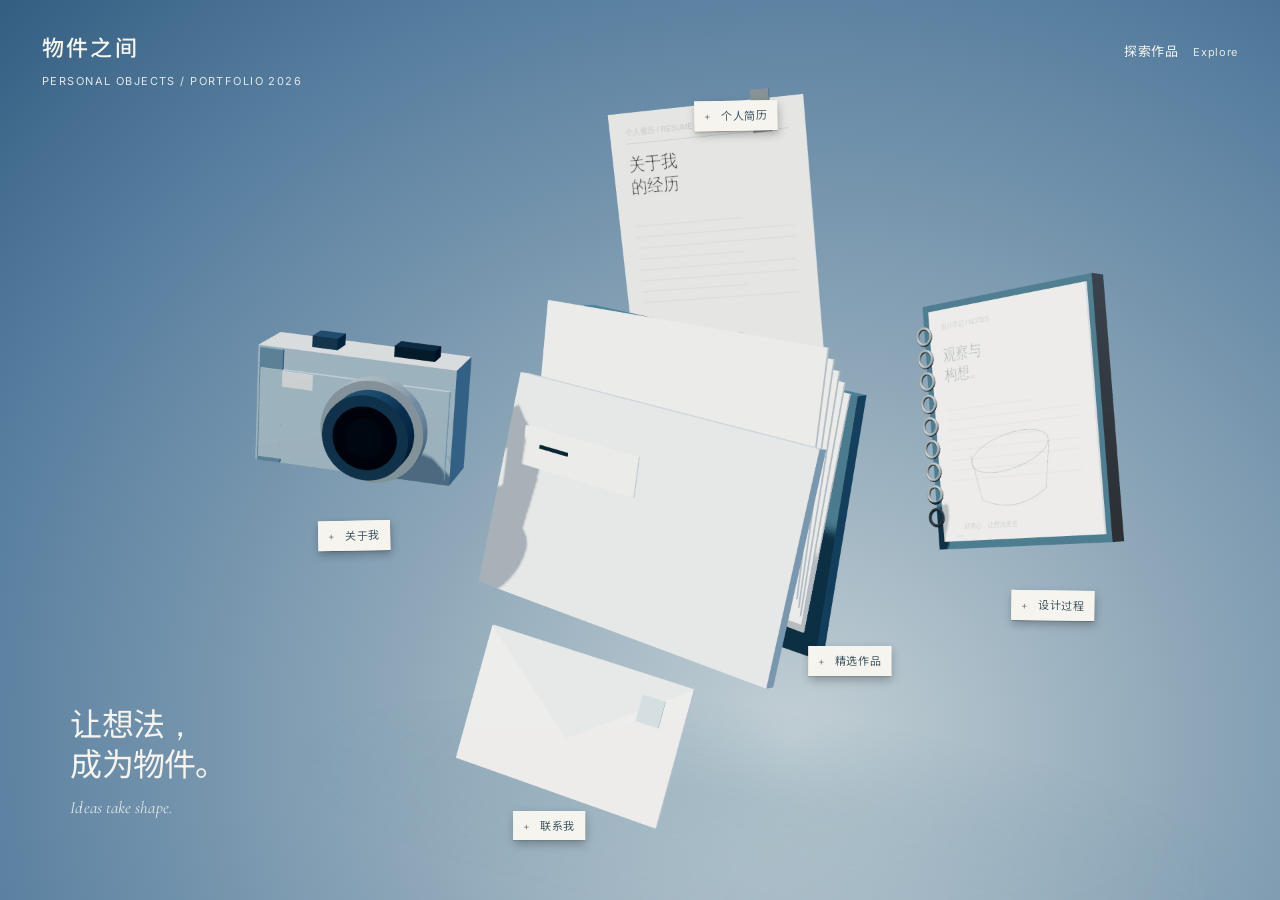
<file: index.html>
<!doctype html><html lang="zh-CN"><head><meta charset="UTF-8"><meta name="viewport" content="width=device-width,initial-scale=1"><title>物件之间 · 交互设计作品集</title><link rel="stylesheet" href="style.css"><link rel="stylesheet" href="details.css"><link rel="stylesheet" href="archive.css"></head><body><div class="grain"></div><header><a href="#" id="home">物件之间<span>PERSONAL OBJECTS / PORTFOLIO 2026</span></a><button id="index">探索作品 <small lang="en">Explore</small></button></header><main><div class="intro"><h1>让想法，<br>成为物件。</h1><p class="title-en" lang="en">Ideas take shape.</p></div><div id="scene" aria-label="可探索的三维物件场景"></div><div id="labels"></div><aside id="panel" aria-hidden="true"><button id="close" aria-label="返回物件场景">返回 ×</button><p id="kicker"></p><h2 id="title"></h2><div id="content"></div><p class="prototype-note">交互原型 · 内容待完善 / INTERACTION STUDY</p></aside></main><div id="error" hidden>3D 场景暂不可用，请使用底部导航浏览。</div><script src="three.min.js"></script><script src="app.js"></script><script src="details.js"></script><script src="projects.js"></script><script src="archive.js"></script></body></html>
</file>
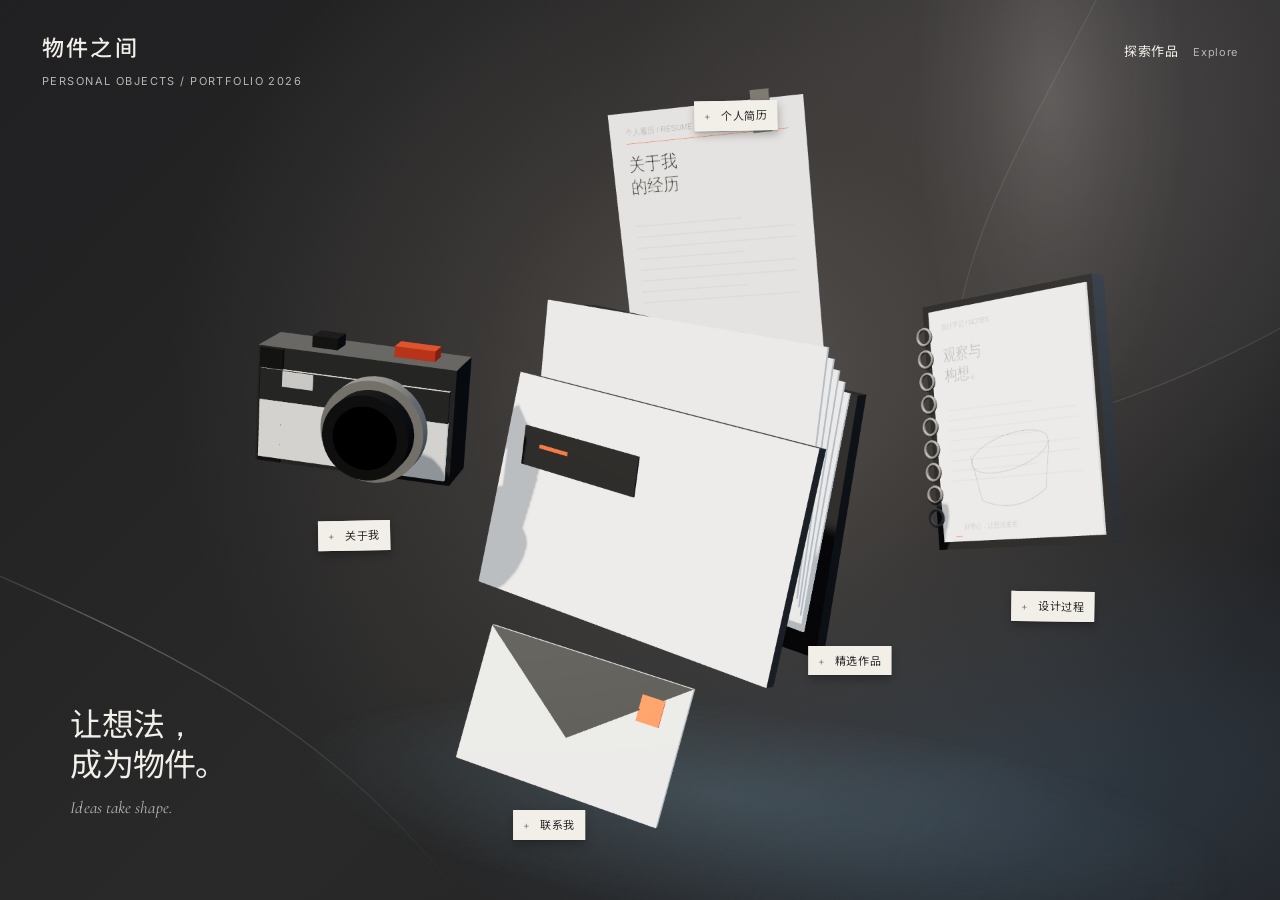
<file: index-black.html>
<!doctype html><html lang="zh-CN"><head><meta charset="UTF-8"><meta name="viewport" content="width=device-width,initial-scale=1"><title>物件之间 · 交互设计作品集</title><link rel="stylesheet" href="style-black.css"><link rel="stylesheet" href="details.css"><link rel="stylesheet" href="archive.css"></head><body><div class="grain"></div><header><a href="#" id="home">物件之间<span>PERSONAL OBJECTS / PORTFOLIO 2026</span></a><button id="index">探索作品 <small lang="en">Explore</small></button></header><main><div class="intro"><h1>让想法，<br>成为物件。</h1><p class="title-en" lang="en">Ideas take shape.</p></div><div id="scene" aria-label="可探索的三维物件场景"></div><div id="labels"></div><aside id="panel" aria-hidden="true"><button id="close" aria-label="返回物件场景">返回 ×</button><p id="kicker"></p><h2 id="title"></h2><div id="content"></div><p class="prototype-note">交互原型 · 内容待完善 / INTERACTION STUDY</p></aside></main><div id="error" hidden>3D 场景暂不可用，请使用底部导航浏览。</div><script src="three.min.js"></script><script src="app-black.js"></script><script src="details.js"></script><script src="projects.js"></script><script src="archive.js"></script></body></html>
</file>
<file: style.css>
@import url('./noto-sans-sc.css');
@import url('./cormorant-garamond.css');
@import url('./inter.css');

:root{font-family:Inter,'Noto Sans SC',sans-serif;color:#f4f7f9;background:#7694ac;font-synthesis:none}*{box-sizing:border-box}body{margin:0;min-height:100svh;overflow:hidden;background:radial-gradient(ellipse at 62% 82%,#c3d0d5 0%,#8fa8b9 35%,#577e9f 75%,#335e81 100%)}button,a{-webkit-tap-highlight-color:transparent}button{font:inherit;color:inherit;cursor:pointer}button:focus-visible,a:focus-visible{outline:2px solid white;outline-offset:7px}header{position:absolute;z-index:5;inset:32px 42px auto;display:flex;justify-content:space-between;align-items:start}header a{font-size:14px;letter-spacing:.12em;color:inherit;text-decoration:none;font-weight:bold}header a span{display:block;font-size:12px;font-weight:normal;letter-spacing:.14em;margin-top:9px;opacity:.7}header button{background:none;border:1px solid #ffffff65;border-radius:30px;padding:11px 20px;font-size:13px}.intro{position:absolute;left:8%;top:29%;z-index:2;pointer-events:none;transition:opacity .45s,transform .7s}.eyebrow{font-size:11px;letter-spacing:.2em;opacity:.72}h1{font-family:'Noto Sans SC',sans-serif;font-size:clamp(64px,7.5vw,120px);font-weight:normal;letter-spacing:-.065em;line-height:.94;margin:26px 0}h1 em{font-weight:normal}.desc{font-size:14px;line-height:1.9;opacity:.8}.note{display:block;font-family:'Noto Sans SC',sans-serif;font-style:italic;font-size:17px;transform:rotate(-8deg);margin:40px 0 0 70px;color:#e8f1f6}.intro svg{width:140px;height:60px;margin-left:190px;fill:none;stroke:#e6edf3;stroke-width:1.1}#scene{position:absolute;inset:0}canvas{display:block;width:100%;height:100%}.grain{position:fixed;inset:0;z-index:8;opacity:.035;pointer-events:none;background-image:url("data:image/svg+xml,%3Csvg%20viewBox%3D'0%200%20160%20160'%20xmlns%3D'http%3A%2F%2Fwww.w3.org%2F2000%2Fsvg'%3E%3Cfilter%20id%3D'n'%3E%3CfeTurbulence%20type%3D'fractalNoise'%20baseFrequency%3D'.8'%20numOctaves%3D'3'%20stitchTiles%3D'stitch'%2F%3E%3C%2Ffilter%3E%3Cpath%20fill%3D'%23fff'%20filter%3D'url(%23n)'%20opacity%3D'.6'%20d%3D'M0%200h160v160H0z'%2F%3E%3C%2Fsvg%3E")}.hint{position:absolute;bottom:106px;left:60%;transform:translateX(-50%);font-size:12px;letter-spacing:.08em;opacity:.7;white-space:nowrap}footer{position:absolute;bottom:27px;left:42px;right:42px;display:flex;align-items:end;justify-content:space-between;font-size:11px;line-height:1.6;letter-spacing:.05em;z-index:4}footer>span:last-child{text-align:right}nav{display:flex;gap:25px}nav button{background:transparent;border:0;font-size:13px;padding:8px 0;opacity:.8}nav button:hover{opacity:1}#labels{position:absolute;inset:0;pointer-events:none}.object-label{position:absolute;pointer-events:auto;background:#f3f4efed;color:#344554;border:0;padding:7px 12px;border-radius:2px;font-size:12px;box-shadow:0 3px 12px #22415b12;transform:translate(-50%,0);white-space:nowrap;transition:opacity .3s,background .3s}.object-label:hover{background:white}.object-label:before{content:'+';margin-right:8px;color:#6b8090}#panel{position:absolute;z-index:6;top:17%;right:6%;width:34%;max-height:68%;overflow:auto;padding:32px;background:#f2f3ed;color:#35424d;box-shadow:0 25px 80px #173a4e1a;opacity:0;transform:translateY(25px);pointer-events:none;transition:opacity .45s .35s,transform .65s .25s}#panel[aria-hidden=false]{opacity:1;transform:none;pointer-events:auto}#close{float:right;border:0;background:none;color:#546472;font-size:13px;padding:0 0 10px 15px}#kicker{font-size:11px;letter-spacing:.15em;margin:4px 0 35px}h2{font:400 36px 'Noto Sans SC',sans-serif;letter-spacing:-.04em;margin:0 0 24px}#content{font-size:15px;line-height:1.9}#content p{margin:15px 0}#content a{color:#385f7c}#content .sample{border-top:1px solid #c8d0cf;padding:16px 0;font-size:16px}.sample small{display:block;font-size:12px;color:#76838a}.prototype-note{font-size:10px;letter-spacing:.1em;margin-top:35px;color:#89949a}.focused .intro{opacity:0;transform:translateX(-25px)}.focused .hint,.focused .object-label{opacity:0;pointer-events:none}#error{position:absolute;left:35%;top:50%;font-size:16px}@media(max-width:700px){header{inset:24px 22px auto}header button{font-size:11px;padding:9px 12px}header a{font-size:11px}.intro{left:8%;top:16%}.eyebrow{font-size:9px}h1{font-size:66px;margin:18px 0}.desc{font-size:12px}.note,.intro svg{display:none}footer{left:22px;right:22px;bottom:20px}footer>span{display:none}nav{width:100%;justify-content:space-between;gap:8px}nav button{font-size:12px}.hint{left:50%;bottom:80px;font-size:10px}.object-label{font-size:10px;padding:6px 8px}#panel{top:auto;bottom:75px;right:6%;width:88%;max-height:43%;padding:24px}h2{font-size:34px}#kicker{margin-bottom:20px}}@media(prefers-reduced-motion:reduce){*,*:before,*:after{transition-duration:.01ms!important}}



/* Editorial typography. Scene, camera and animation code remain unchanged. */
:root{--type-zh:'Noto Sans SC',sans-serif;--type-ui:Inter,'Noto Sans SC',sans-serif;--type-art:'Cormorant Garamond',serif}
header a{font-family:var(--type-zh);font-size:22px;font-weight:500;line-height:1.35;letter-spacing:.1em}
header a span{font-family:var(--type-ui);font-size:11px;font-weight:400;line-height:1.65;letter-spacing:.13em;margin-top:10px;opacity:1;color:#e2ebf0}
header button{font-family:var(--type-ui);font-size:13px;font-weight:400;letter-spacing:.055em;border:0;border-radius:0;padding:9px 0;background:transparent;color:#f4f7f9}
header button small{font-family:Inter,sans-serif;font-size:11px;letter-spacing:.06em;margin-left:10px;color:#e0e9ef}
.intro{top:25%}
.eyebrow{font-family:var(--type-zh);font-size:11px;font-weight:400;letter-spacing:.18em;line-height:1.8;opacity:1;color:#e0eaf1;margin:0 0 26px}
h1{font-family:var(--type-zh);font-size:clamp(56px,4.7vw,64px);font-weight:400;font-style:normal;letter-spacing:-.035em;line-height:1.25;margin:0;color:#f5f7f8}
.title-en{font-family:var(--type-art);font-size:32px;font-style:italic;font-weight:400;line-height:1.15;letter-spacing:.005em;margin:23px 0 28px;opacity:1;color:#f0f3f4}
.desc{font-family:var(--type-zh);font-size:14px;font-weight:400;line-height:1.85;letter-spacing:.025em;margin:0;opacity:1;color:#edf2f5}
.note{font-family:var(--type-zh);font-size:12px;font-weight:400;font-style:normal;letter-spacing:.12em;line-height:1.7;margin-top:34px;color:#e4edf3}
nav{gap:27px}nav button{font-family:var(--type-zh);font-size:13px;font-weight:400;line-height:1.6;letter-spacing:.055em;opacity:1;color:#f4f7f9}
nav small{display:block;font-family:Inter,sans-serif;font-size:11px;font-weight:500;line-height:1.5;letter-spacing:.06em;margin-top:5px;color:#dce6ed}
footer{bottom:23px}footer>span{font-family:var(--type-zh);font-size:11px;font-weight:400;line-height:1.8;letter-spacing:.055em;color:#ecf2f5}
footer>span span{font-family:Inter,sans-serif;font-size:10px;letter-spacing:.055em;color:#dce6ed}
.hint{font-family:var(--type-zh);font-size:11px;line-height:1.8;letter-spacing:.09em;opacity:1;color:#e7eef2;bottom:110px}
.object-label{font-family:var(--type-zh);font-size:12px;font-weight:400;line-height:1.6;letter-spacing:.085em;color:#39464d;padding:7px 11px;border-radius:0;background:linear-gradient(115deg,#f3f0e8,#eeeee7 60%,#f5f2e9);border:1px solid #faf8ed80;box-shadow:0 1px 1px #253b4820,1px 4px 9px #253b4815}
.object-label:nth-child(2n){rotate:-1.1deg}.object-label:nth-child(3n){rotate:.8deg}
.object-label:before{font-family:Inter,sans-serif;font-size:10px;font-weight:400;margin-right:9px;color:#6a747a}
.object-label:hover{background:#faf7ef;color:#26343d}
#close{font-family:var(--type-ui);font-size:13px;color:#475965}
#kicker{font-family:var(--type-ui);font-size:11px;font-weight:400;line-height:1.8;letter-spacing:.11em;color:#53616a}
h2{font-family:var(--type-zh);font-size:32px;font-weight:400;font-style:normal;line-height:1.4;letter-spacing:-.02em}
#content{font-family:var(--type-zh);font-size:14px;font-weight:400;line-height:1.85}.sample small{font-family:var(--type-ui);font-size:12px;color:#60717a}.prototype-note{font-family:var(--type-ui);font-size:10px;line-height:1.8;color:#62717a}
@media(max-width:700px){header a{font-size:20px}header a span{font-size:10px;letter-spacing:.07em}header button{font-size:12px}header button small{display:none}.intro{top:16%}.eyebrow{font-size:10px;margin-bottom:18px}h1{font-size:clamp(36px,8.7vw,52px);line-height:1.23;letter-spacing:-.035em}.title-en{font-size:28px;margin:15px 0 19px}.desc{font-size:14px;line-height:1.75}nav{gap:6px}nav button{font-size:12px;letter-spacing:.02em}nav small{font-size:10px;margin-top:3px}.object-label{font-size:11px;padding:6px 8px;letter-spacing:.045em}.hint{font-size:10px;bottom:88px}h2{font-size:28px}}
@media(min-width:701px) and (max-height:600px){header{top:24px}.intro{top:23%}.eyebrow{font-size:10px;margin-bottom:12px}h1{font-size:clamp(44px,4.5vw,56px);line-height:1.2}.title-en{font-size:28px;margin:15px 0 17px}.desc{font-size:14px;line-height:1.75}.note,.intro svg,.hint{display:none}footer{bottom:18px}#panel{top:20%;max-height:60%;padding:24px}#kicker{margin-bottom:18px}h2{font-size:29px}}


/* Object-led exhibition composition */
.intro{top:auto;bottom:9%;left:5.5%}h1,.intro h1{font-size:32px;line-height:1.25;font-weight:400;letter-spacing:-.025em;margin:0}.title-en{font-size:17px;line-height:1.3;margin:15px 0 0}.object-label{font-size:11px;padding:5px 9px;letter-spacing:.06em}.object-label.is-hovered{background:#fffaf0;color:#1e303b;box-shadow:0 2px 12px #263c4930}@media(max-width:700px){header{inset:23px 22px auto}header a{font-size:20px}header a span{font-size:9px}.intro{top:auto;bottom:5%;left:7%}.intro h1{font-size:28px}.title-en{font-size:15px;margin-top:10px}.object-label{font-size:11px;padding:5px 7px}#panel{bottom:24px;max-height:48%}}
/* Final 05 theme: single palette shared with Three.js through CSS variables. */
:root{--bg:#222222;--bg-deep:#181818;--bg-light:#303030;--paper:#F7F7F4;--silver:#AEB5B7;--dark:#414141;--gray:#858585;--muted:#B6B6B3;--orange:#FF6138;--edge:#D8D8D5;--white:#FFFFFF;--lens:#111111;color:var(--paper);background:var(--bg)}
body{background:radial-gradient(ellipse at 60% 48%,var(--bg-light) 0%,var(--bg) 63%,var(--bg-deep) 100%)}
.grain{opacity:0}
header a,header button,h1,.intro h1{color:var(--paper)}header a span,header button small,.title-en{color:var(--muted)}
header button:hover,header button:focus-visible{color:var(--paper);text-decoration:underline;text-decoration-color:var(--orange);text-underline-offset:7px;text-decoration-thickness:1px}
button:focus-visible,a:focus-visible{outline-color:var(--orange)}
.object-label{background:var(--paper);color:var(--bg);border-color:var(--paper);box-shadow:0 1px 1px #0003,1px 4px 9px #0004;transition:opacity .3s,background-color .225s,color .225s,border-color .225s}
.object-label:before{color:var(--gray)}
.object-label:hover,.object-label.is-hovered,.object-label[aria-pressed=true]{background:var(--orange);border-color:var(--orange);color:var(--bg)}
.object-label:hover:before,.object-label.is-hovered:before,.object-label[aria-pressed=true]:before{color:var(--bg)}
#panel{background:var(--paper);color:var(--dark);box-shadow:0 25px 80px #0005}#close,#kicker{color:var(--dark)}#close:hover,#content a{color:#bf3e1d}#content .sample{border-color:var(--edge)}.sample small,.prototype-note{color:#666662}

/* Studio tonal separation: scoped paper materials; camera palette is unchanged. */
:root{--folder-cover:#DEDFDA;--folder-board:#B9BDB9;--folder-edge:#C9CDC8;--book-paper:#F3F1E9;--book-cover:#353737;--book-ink:#484B48;--resume-muted:#747771;--envelope-paper:#E3E5DF;--envelope-fold:#CDD1CA;--envelope-edge:#B9BFB7}
body{background:radial-gradient(ellipse at 62% 65%,#505253 0%,#383A3B 48%,transparent 88%),linear-gradient(180deg,#242526 0%,#2B2D2E 100%)}

/* Round 2: scoped product tones; shared camera palette unchanged. */
:root{--folder-cover:#EAE7E0;--folder-board:#555451;--folder-edge:#8C8A85;--book-paper:#F3F0E9;--book-cover:#292929;--book-ink:#686662;--book-rings:#B8B9B6;--resume-paper:#E8E2D8;--resume-ink:#343434;--resume-muted:#77736E;--envelope-paper:#F2EFE8;--envelope-fold:#B8B5AE;--envelope-edge:#4B4A48}

/* Broad studio light fields; transparent WebGL canvas preserves CSS backdrop. */
body{background:radial-gradient(ellipse 75% 85% at 63% 43%,#5C5854 0%,#454341 35%,#303030 65%,transparent 95%),radial-gradient(ellipse 55% 50% at 80% 83%,#45434160 0%,transparent 80%),#202020}

/* Unified industrial archive color blocking; backdrop and typography unchanged. */
:root{--bg:#252525;--lens:#151515;--paper:#F2EFE8;--dark:#252525;--gray:#858585;--silver:#AEB5B7;--folder-cover:#F2EFE8;--folder-board:#252525;--folder-edge:#252525;--book-paper:#F2EFE8;--book-cover:#252525;--book-ink:#858585;--book-rings:#AEB5B7;--resume-paper:#F2EFE8;--resume-ink:#252525;--resume-muted:#858585;--envelope-paper:#F2EFE8;--envelope-fold:#858585;--envelope-edge:#252525}
.object-label:hover,.object-label.is-hovered,.object-label[aria-pressed=true]{color:var(--lens)}

/* Visual subtraction: remove large graphic blocks; retain structural dark surfaces. */
:root{--bg:#292929;--lens:#191919;--paper:#F2EFE8;--dark:#292929;--gray:#858585;--silver:#AEB5B7;--folder-cover:#F2EFE8;--folder-board:#292929;--folder-edge:#292929;--book-paper:#F2EFE8;--book-cover:#292929;--book-ink:#858585;--book-rings:#AEB5B7;--resume-paper:#F2EFE8;--resume-ink:#292929;--resume-muted:#858585;--envelope-paper:#F2EFE8;--envelope-fold:#5B5B5B;--envelope-edge:#292929}


/* Restored blue-gray studio palette. */
:root{--orange:#A6C2D0;--paper:#F5F4EE;--folder-cover:#D3DADD;--folder-board:#65879C;--folder-edge:#95ABB7;--book-cover:#36596A;--book-paper:#F5F4EE;--book-ink:#758387;--resume-paper:#F5F4EE;--resume-ink:#53676D;--resume-muted:#95A1A2;--envelope-fold:#E4E8E5;--envelope-paper:#F5F4EE;--dark:#435963;--muted:#E0E7E8;--lens:#071A27}
body{background:radial-gradient(ellipse at 62% 82%,#c3d0d5 0%,#8fa8b9 35%,#577e9f 75%,#335e81 100%)}body::before,body::after{content:none}.object-label{background:#F5F4EE;color:#435963;border-color:#F5F4EE}
</file>
<file: details.css>
#panel{position:fixed;inset:6% 2.5% 6% 31%;width:auto;height:88%;max-height:none;padding:clamp(40px,4.4vw,64px);box-shadow:none;border-radius:0;scrollbar-width:thin;scrollbar-color:#85858555 transparent;transition:opacity .55s,transform .55s;transform:translateX(28px)}#panel::-webkit-scrollbar{width:5px}#panel::-webkit-scrollbar-thumb{background:#85858555}#panel[aria-hidden=false]{transform:none}#close{position:sticky;top:0;float:right;background:var(--paper);padding:8px 0 8px 16px;z-index:2}#title{font-size:clamp(36px,3.2vw,48px);line-height:1.25;max-width:85%}#content{font-size:17px;line-height:1.8;max-width:none}#content p{max-width:65ch}#content .sample{padding:28px 0;font-size:20px}.detail-sections{display:grid;grid-template-columns:1fr 1fr;gap:28px;margin-top:40px}.detail-sections section{min-width:0}.detail-sections h3{font-size:21px;font-weight:500}.detail-sections p{font-size:15px;color:#748087}.detail-index{position:fixed;left:4%;top:72%;width:23%;font-size:13px;letter-spacing:.08em;pointer-events:none;opacity:0;transition:opacity .55s}.focused .detail-index{opacity:1}.focused header{pointer-events:none}.focused header #index{visibility:hidden}#content>*{animation:detail-enter .55s both}#content>*:nth-child(2){animation-delay:.08s}@keyframes detail-enter{from{opacity:0;transform:translateY(10px)}to{opacity:1;transform:none}}@media(max-width:1000px){#panel{left:27%;padding:40px}.detail-index{width:20%}}@media(max-width:700px){#panel{inset:30% 4% 2%;height:68%;padding:26px;max-height:none}#title{font-size:36px}#content{font-size:16px}.detail-sections{grid-template-columns:1fr;gap:20px}.detail-index{left:5%;top:24%;width:90%;font-size:11px}.focused header{opacity:0}}@media(prefers-reduced-motion:reduce){#content>*{animation:none}}

.detail-sections figure{margin:0;min-height:180px;background:#8585850c;display:grid;place-items:center;color:#748087;font-size:13px}.detail-sections img{width:100%;height:auto;display:block}#content .detail-gallery{grid-column:1/-1}#content .detail-gallery figure{min-height:260px}@media(max-width:700px){#content .detail-gallery figure{min-height:160px}}

#panel{transition:opacity .5s .1s,transform .55s .1s;transition-timing-function:cubic-bezier(.22,.61,.36,1)}#panel[aria-hidden=true]{transition-delay:0s}
</file>
<file: archive.css>
.archive-root{min-width:0}.archive-muted{font-size:14px!important;color:#748087}.archive-grid{display:grid;grid-template-columns:1fr 1fr;gap:30px;margin:28px 0}.archive-card{border:0;background:none;text-align:left;padding:0;transition:transform .2s;color:inherit;min-width:0}.archive-card:hover{transform:translateY(-5px)}.archive-card h3{font-size:22px;font-weight:400;margin:12px 0}.archive-card p{font-size:13px}.archive-card small{display:block;margin-top:15px;letter-spacing:.08em}.archive-placeholder{aspect-ratio:4/3;background:linear-gradient(140deg,#c8ced122,#899ba044);display:grid;place-items:center;font-size:12px;color:#748087;letter-spacing:.08em}.archive-controls,.archive-stages{display:flex;flex-wrap:wrap;gap:12px;align-items:center;margin:24px 0}.archive-root button{font:inherit;color:inherit;cursor:pointer}.archive-controls button,.archive-stages button,.archive-root>button{border:0;border-bottom:1px solid transparent;background:transparent;font-size:13px;padding:8px 0}.archive-root button[aria-pressed=true],.archive-root button[aria-current=true]{border-bottom-color:currentColor}.archive-project-title{font-size:32px;font-weight:400;margin:16px 0}.archive-image{display:block;border:0;padding:0;width:100%;background:none}.archive-image img{width:100%;height:auto;display:block}.archive-root figure{margin:28px 0}.archive-root figcaption{font-size:13px;color:#748087}.archive-sheet{animation:archive-reveal .3s both}.archive-lightbox{max-width:90vw;max-height:85vh;border:0;padding:20px;background:var(--paper);color:var(--dark)}.archive-lightbox img{max-width:80vw;max-height:70vh;object-fit:contain}.archive-lightbox::backdrop{background:#0008}@keyframes archive-reveal{from{opacity:0;transform:translateY(8px)}to{opacity:1;transform:none}}@media(max-width:700px){.archive-grid{grid-template-columns:1fr;gap:24px}.archive-stages{flex-wrap:nowrap;overflow:auto}.archive-stages button{white-space:nowrap}}@media(prefers-reduced-motion:reduce){.archive-card{transition:none}.archive-sheet{animation:none}}
.archive-cover{width:100%;aspect-ratio:4/3;object-fit:cover;display:block}
</file>
<file: style-black.css>
@import url('./noto-sans-sc.css');
@import url('./cormorant-garamond.css');
@import url('./inter.css');

:root{font-family:Inter,'Noto Sans SC',sans-serif;color:#f4f7f9;background:#7694ac;font-synthesis:none}*{box-sizing:border-box}body{margin:0;min-height:100svh;overflow:hidden;background:radial-gradient(ellipse at 62% 82%,#c3d0d5 0%,#8fa8b9 35%,#577e9f 75%,#335e81 100%)}button,a{-webkit-tap-highlight-color:transparent}button{font:inherit;color:inherit;cursor:pointer}button:focus-visible,a:focus-visible{outline:2px solid white;outline-offset:7px}header{position:absolute;z-index:5;inset:32px 42px auto;display:flex;justify-content:space-between;align-items:start}header a{font-size:14px;letter-spacing:.12em;color:inherit;text-decoration:none;font-weight:bold}header a span{display:block;font-size:12px;font-weight:normal;letter-spacing:.14em;margin-top:9px;opacity:.7}header button{background:none;border:1px solid #ffffff65;border-radius:30px;padding:11px 20px;font-size:13px}.intro{position:absolute;left:8%;top:29%;z-index:2;pointer-events:none;transition:opacity .45s,transform .7s}.eyebrow{font-size:11px;letter-spacing:.2em;opacity:.72}h1{font-family:'Noto Sans SC',sans-serif;font-size:clamp(64px,7.5vw,120px);font-weight:normal;letter-spacing:-.065em;line-height:.94;margin:26px 0}h1 em{font-weight:normal}.desc{font-size:14px;line-height:1.9;opacity:.8}.note{display:block;font-family:'Noto Sans SC',sans-serif;font-style:italic;font-size:17px;transform:rotate(-8deg);margin:40px 0 0 70px;color:#e8f1f6}.intro svg{width:140px;height:60px;margin-left:190px;fill:none;stroke:#e6edf3;stroke-width:1.1}#scene{position:absolute;inset:0}canvas{display:block;width:100%;height:100%}.grain{position:fixed;inset:0;z-index:8;opacity:.035;pointer-events:none;background-image:url("data:image/svg+xml,%3Csvg%20viewBox%3D'0%200%20160%20160'%20xmlns%3D'http%3A%2F%2Fwww.w3.org%2F2000%2Fsvg'%3E%3Cfilter%20id%3D'n'%3E%3CfeTurbulence%20type%3D'fractalNoise'%20baseFrequency%3D'.8'%20numOctaves%3D'3'%20stitchTiles%3D'stitch'%2F%3E%3C%2Ffilter%3E%3Cpath%20fill%3D'%23fff'%20filter%3D'url(%23n)'%20opacity%3D'.6'%20d%3D'M0%200h160v160H0z'%2F%3E%3C%2Fsvg%3E")}.hint{position:absolute;bottom:106px;left:60%;transform:translateX(-50%);font-size:12px;letter-spacing:.08em;opacity:.7;white-space:nowrap}footer{position:absolute;bottom:27px;left:42px;right:42px;display:flex;align-items:end;justify-content:space-between;font-size:11px;line-height:1.6;letter-spacing:.05em;z-index:4}footer>span:last-child{text-align:right}nav{display:flex;gap:25px}nav button{background:transparent;border:0;font-size:13px;padding:8px 0;opacity:.8}nav button:hover{opacity:1}#labels{position:absolute;inset:0;pointer-events:none}.object-label{position:absolute;pointer-events:auto;background:#f3f4efed;color:#344554;border:0;padding:7px 12px;border-radius:2px;font-size:12px;box-shadow:0 3px 12px #22415b12;transform:translate(-50%,0);white-space:nowrap;transition:opacity .3s,background .3s}.object-label:hover{background:white}.object-label:before{content:'+';margin-right:8px;color:#6b8090}#panel{position:absolute;z-index:6;top:17%;right:6%;width:34%;max-height:68%;overflow:auto;padding:32px;background:#f2f3ed;color:#35424d;box-shadow:0 25px 80px #173a4e1a;opacity:0;transform:translateY(25px);pointer-events:none;transition:opacity .45s .35s,transform .65s .25s}#panel[aria-hidden=false]{opacity:1;transform:none;pointer-events:auto}#close{float:right;border:0;background:none;color:#546472;font-size:13px;padding:0 0 10px 15px}#kicker{font-size:11px;letter-spacing:.15em;margin:4px 0 35px}h2{font:400 36px 'Noto Sans SC',sans-serif;letter-spacing:-.04em;margin:0 0 24px}#content{font-size:15px;line-height:1.9}#content p{margin:15px 0}#content a{color:#385f7c}#content .sample{border-top:1px solid #c8d0cf;padding:16px 0;font-size:16px}.sample small{display:block;font-size:12px;color:#76838a}.prototype-note{font-size:10px;letter-spacing:.1em;margin-top:35px;color:#89949a}.focused .intro{opacity:0;transform:translateX(-25px)}.focused .hint,.focused .object-label{opacity:0;pointer-events:none}#error{position:absolute;left:35%;top:50%;font-size:16px}@media(max-width:700px){header{inset:24px 22px auto}header button{font-size:11px;padding:9px 12px}header a{font-size:11px}.intro{left:8%;top:16%}.eyebrow{font-size:9px}h1{font-size:66px;margin:18px 0}.desc{font-size:12px}.note,.intro svg{display:none}footer{left:22px;right:22px;bottom:20px}footer>span{display:none}nav{width:100%;justify-content:space-between;gap:8px}nav button{font-size:12px}.hint{left:50%;bottom:80px;font-size:10px}.object-label{font-size:10px;padding:6px 8px}#panel{top:auto;bottom:75px;right:6%;width:88%;max-height:43%;padding:24px}h2{font-size:34px}#kicker{margin-bottom:20px}}@media(prefers-reduced-motion:reduce){*,*:before,*:after{transition-duration:.01ms!important}}



/* Editorial typography. Scene, camera and animation code remain unchanged. */
:root{--type-zh:'Noto Sans SC',sans-serif;--type-ui:Inter,'Noto Sans SC',sans-serif;--type-art:'Cormorant Garamond',serif}
header a{font-family:var(--type-zh);font-size:22px;font-weight:500;line-height:1.35;letter-spacing:.1em}
header a span{font-family:var(--type-ui);font-size:11px;font-weight:400;line-height:1.65;letter-spacing:.13em;margin-top:10px;opacity:1;color:#e2ebf0}
header button{font-family:var(--type-ui);font-size:13px;font-weight:400;letter-spacing:.055em;border:0;border-radius:0;padding:9px 0;background:transparent;color:#f4f7f9}
header button small{font-family:Inter,sans-serif;font-size:11px;letter-spacing:.06em;margin-left:10px;color:#e0e9ef}
.intro{top:25%}
.eyebrow{font-family:var(--type-zh);font-size:11px;font-weight:400;letter-spacing:.18em;line-height:1.8;opacity:1;color:#e0eaf1;margin:0 0 26px}
h1{font-family:var(--type-zh);font-size:clamp(56px,4.7vw,64px);font-weight:400;font-style:normal;letter-spacing:-.035em;line-height:1.25;margin:0;color:#f5f7f8}
.title-en{font-family:var(--type-art);font-size:32px;font-style:italic;font-weight:400;line-height:1.15;letter-spacing:.005em;margin:23px 0 28px;opacity:1;color:#f0f3f4}
.desc{font-family:var(--type-zh);font-size:14px;font-weight:400;line-height:1.85;letter-spacing:.025em;margin:0;opacity:1;color:#edf2f5}
.note{font-family:var(--type-zh);font-size:12px;font-weight:400;font-style:normal;letter-spacing:.12em;line-height:1.7;margin-top:34px;color:#e4edf3}
nav{gap:27px}nav button{font-family:var(--type-zh);font-size:13px;font-weight:400;line-height:1.6;letter-spacing:.055em;opacity:1;color:#f4f7f9}
nav small{display:block;font-family:Inter,sans-serif;font-size:11px;font-weight:500;line-height:1.5;letter-spacing:.06em;margin-top:5px;color:#dce6ed}
footer{bottom:23px}footer>span{font-family:var(--type-zh);font-size:11px;font-weight:400;line-height:1.8;letter-spacing:.055em;color:#ecf2f5}
footer>span span{font-family:Inter,sans-serif;font-size:10px;letter-spacing:.055em;color:#dce6ed}
.hint{font-family:var(--type-zh);font-size:11px;line-height:1.8;letter-spacing:.09em;opacity:1;color:#e7eef2;bottom:110px}
.object-label{font-family:var(--type-zh);font-size:12px;font-weight:400;line-height:1.6;letter-spacing:.085em;color:#39464d;padding:7px 11px;border-radius:0;background:linear-gradient(115deg,#f3f0e8,#eeeee7 60%,#f5f2e9);border:1px solid #faf8ed80;box-shadow:0 1px 1px #253b4820,1px 4px 9px #253b4815}
.object-label:nth-child(2n){rotate:-1.1deg}.object-label:nth-child(3n){rotate:.8deg}
.object-label:before{font-family:Inter,sans-serif;font-size:10px;font-weight:400;margin-right:9px;color:#6a747a}
.object-label:hover{background:#faf7ef;color:#26343d}
#close{font-family:var(--type-ui);font-size:13px;color:#475965}
#kicker{font-family:var(--type-ui);font-size:11px;font-weight:400;line-height:1.8;letter-spacing:.11em;color:#53616a}
h2{font-family:var(--type-zh);font-size:32px;font-weight:400;font-style:normal;line-height:1.4;letter-spacing:-.02em}
#content{font-family:var(--type-zh);font-size:14px;font-weight:400;line-height:1.85}.sample small{font-family:var(--type-ui);font-size:12px;color:#60717a}.prototype-note{font-family:var(--type-ui);font-size:10px;line-height:1.8;color:#62717a}
@media(max-width:700px){header a{font-size:20px}header a span{font-size:10px;letter-spacing:.07em}header button{font-size:12px}header button small{display:none}.intro{top:16%}.eyebrow{font-size:10px;margin-bottom:18px}h1{font-size:clamp(36px,8.7vw,52px);line-height:1.23;letter-spacing:-.035em}.title-en{font-size:28px;margin:15px 0 19px}.desc{font-size:14px;line-height:1.75}nav{gap:6px}nav button{font-size:12px;letter-spacing:.02em}nav small{font-size:10px;margin-top:3px}.object-label{font-size:11px;padding:6px 8px;letter-spacing:.045em}.hint{font-size:10px;bottom:88px}h2{font-size:28px}}
@media(min-width:701px) and (max-height:600px){header{top:24px}.intro{top:23%}.eyebrow{font-size:10px;margin-bottom:12px}h1{font-size:clamp(44px,4.5vw,56px);line-height:1.2}.title-en{font-size:28px;margin:15px 0 17px}.desc{font-size:14px;line-height:1.75}.note,.intro svg,.hint{display:none}footer{bottom:18px}#panel{top:20%;max-height:60%;padding:24px}#kicker{margin-bottom:18px}h2{font-size:29px}}


/* Object-led exhibition composition */
.intro{top:auto;bottom:9%;left:5.5%}h1,.intro h1{font-size:32px;line-height:1.25;font-weight:400;letter-spacing:-.025em;margin:0}.title-en{font-size:17px;line-height:1.3;margin:15px 0 0}.object-label{font-size:11px;padding:5px 9px;letter-spacing:.06em}.object-label.is-hovered{background:#fffaf0;color:#1e303b;box-shadow:0 2px 12px #263c4930}@media(max-width:700px){header{inset:23px 22px auto}header a{font-size:20px}header a span{font-size:9px}.intro{top:auto;bottom:5%;left:7%}.intro h1{font-size:28px}.title-en{font-size:15px;margin-top:10px}.object-label{font-size:11px;padding:5px 7px}#panel{bottom:24px;max-height:48%}}
/* Final 05 theme: single palette shared with Three.js through CSS variables. */
:root{--bg:#222222;--bg-deep:#181818;--bg-light:#303030;--paper:#F7F7F4;--silver:#AEB5B7;--dark:#414141;--gray:#858585;--muted:#B6B6B3;--orange:#FF6138;--edge:#D8D8D5;--white:#FFFFFF;--lens:#111111;color:var(--paper);background:var(--bg)}
body{background:radial-gradient(ellipse at 60% 48%,var(--bg-light) 0%,var(--bg) 63%,var(--bg-deep) 100%)}
.grain{opacity:0}
header a,header button,h1,.intro h1{color:var(--paper)}header a span,header button small,.title-en{color:var(--muted)}
header button:hover,header button:focus-visible{color:var(--paper);text-decoration:underline;text-decoration-color:var(--orange);text-underline-offset:7px;text-decoration-thickness:1px}
button:focus-visible,a:focus-visible{outline-color:var(--orange)}
.object-label{background:var(--paper);color:var(--bg);border-color:var(--paper);box-shadow:0 1px 1px #0003,1px 4px 9px #0004;transition:opacity .3s,background-color .225s,color .225s,border-color .225s}
.object-label:before{color:var(--gray)}
.object-label:hover,.object-label.is-hovered,.object-label[aria-pressed=true]{background:var(--orange);border-color:var(--orange);color:var(--bg)}
.object-label:hover:before,.object-label.is-hovered:before,.object-label[aria-pressed=true]:before{color:var(--bg)}
#panel{background:var(--paper);color:var(--dark);box-shadow:0 25px 80px #0005}#close,#kicker{color:var(--dark)}#close:hover,#content a{color:#bf3e1d}#content .sample{border-color:var(--edge)}.sample small,.prototype-note{color:#666662}

/* Studio tonal separation: scoped paper materials; camera palette is unchanged. */
:root{--folder-cover:#DEDFDA;--folder-board:#B9BDB9;--folder-edge:#C9CDC8;--book-paper:#F3F1E9;--book-cover:#353737;--book-ink:#484B48;--resume-muted:#747771;--envelope-paper:#E3E5DF;--envelope-fold:#CDD1CA;--envelope-edge:#B9BFB7}
body{background:radial-gradient(ellipse at 62% 65%,#505253 0%,#383A3B 48%,transparent 88%),linear-gradient(180deg,#242526 0%,#2B2D2E 100%)}

/* Round 2: scoped product tones; shared camera palette unchanged. */
:root{--folder-cover:#EAE7E0;--folder-board:#555451;--folder-edge:#8C8A85;--book-paper:#F3F0E9;--book-cover:#292929;--book-ink:#686662;--book-rings:#B8B9B6;--resume-paper:#E8E2D8;--resume-ink:#343434;--resume-muted:#77736E;--envelope-paper:#F2EFE8;--envelope-fold:#B8B5AE;--envelope-edge:#4B4A48}

/* Broad studio light fields; transparent WebGL canvas preserves CSS backdrop. */
body{background:radial-gradient(ellipse 75% 85% at 63% 43%,#5C5854 0%,#454341 35%,#303030 65%,transparent 95%),radial-gradient(ellipse 55% 50% at 80% 83%,#45434160 0%,transparent 80%),#202020}

/* Unified industrial archive color blocking; backdrop and typography unchanged. */
:root{--bg:#252525;--lens:#151515;--paper:#F2EFE8;--dark:#252525;--gray:#858585;--silver:#AEB5B7;--folder-cover:#F2EFE8;--folder-board:#252525;--folder-edge:#252525;--book-paper:#F2EFE8;--book-cover:#252525;--book-ink:#858585;--book-rings:#AEB5B7;--resume-paper:#F2EFE8;--resume-ink:#252525;--resume-muted:#858585;--envelope-paper:#F2EFE8;--envelope-fold:#858585;--envelope-edge:#252525}
.object-label:hover,.object-label.is-hovered,.object-label[aria-pressed=true]{color:var(--lens)}

/* Visual subtraction: remove large graphic blocks; retain structural dark surfaces. */
:root{--bg:#292929;--lens:#191919;--paper:#F2EFE8;--dark:#292929;--gray:#858585;--silver:#AEB5B7;--folder-cover:#F2EFE8;--folder-board:#292929;--folder-edge:#292929;--book-paper:#F2EFE8;--book-cover:#292929;--book-ink:#858585;--book-rings:#AEB5B7;--resume-paper:#F2EFE8;--resume-ink:#292929;--resume-muted:#858585;--envelope-paper:#F2EFE8;--envelope-fold:#5B5B5B;--envelope-edge:#292929}

/* Reference-matched static curved smoked glass background. */
body{isolation:isolate;background:radial-gradient(ellipse 47% 64% at 58% 42%,#55504c 0%,#45413eaa 43%,transparent 95%),radial-gradient(ellipse 36% 49% at 82% 12%,#494546 0%,transparent 93%),radial-gradient(ellipse 49% 32% at 76% 86%,#303b46 0%,transparent 90%),linear-gradient(135deg,#202022,#292929 50%,#202124)}
body::before{content:'';position:fixed;inset:0;width:100%;height:100%;z-index:-1;pointer-events:none;transform:none;filter:none;mask-image:none;border-radius:0;background:url("data:image/svg+xml,%3Csvg%20xmlns%3D%22http%3A%2F%2Fwww.w3.org%2F2000%2Fsvg%22%20viewBox%3D%220%200%201672%20941%22%20preserveAspectRatio%3D%22none%22%3E%3Cdefs%3E%3ClinearGradient%20id%3D%22a%22%20x1%3D%220%22%20y1%3D%220%22%20x2%3D%221%22%20y2%3D%221%22%3E%3Cstop%20stop-color%3D%22%23d8d5ce%22%20stop-opacity%3D%22.32%22%2F%3E%3Cstop%20offset%3D%22.5%22%20stop-color%3D%22%23b5b4b1%22%20stop-opacity%3D%22.14%22%2F%3E%3Cstop%20offset%3D%221%22%20stop-color%3D%22%23aaaeb1%22%20stop-opacity%3D%22.23%22%2F%3E%3C%2FlinearGradient%3E%3ClinearGradient%20id%3D%22b%22%3E%3Cstop%20stop-color%3D%22%23d8d5ce%22%20stop-opacity%3D%22.12%22%2F%3E%3Cstop%20offset%3D%22.25%22%20stop-color%3D%22%23d8d5ce%22%20stop-opacity%3D%22.35%22%2F%3E%3Cstop%20offset%3D%221%22%20stop-color%3D%22%23aaaeb1%22%20stop-opacity%3D%220%22%2F%3E%3C%2FlinearGradient%3E%3C%2Fdefs%3E%3Cpath%20d%3D%22M1435%20-5%20C1360%20112%201282%20215%201256%20316%20C1358%20481%201511%20412%201680%20340%20L1680%20-5Z%22%20fill%3D%22%23c9c5c0%22%20fill-opacity%3D%22.018%22%2F%3E%3Cpath%20d%3D%22M1435%20-5%20C1360%20112%201282%20215%201256%20316%22%20fill%3D%22none%22%20stroke%3D%22url(%23a)%22%20stroke-width%3D%221.5%22%2F%3E%3Cpath%20d%3D%22M1270%20454%20C1410%20443%201553%20395%201680%20340%22%20fill%3D%22none%22%20stroke%3D%22url(%23a)%22%20stroke-width%3D%221.5%22%2F%3E%3Cpath%20d%3D%22M-10%20599%20C260%20693%20453%20777%20610%20946%22%20fill%3D%22none%22%20stroke%3D%22url(%23b)%22%20stroke-width%3D%221.5%22%2F%3E%3C%2Fsvg%3E") center/100% 100% no-repeat;opacity:1}
body::after{content:'';position:fixed;inset:0;width:100%;height:100%;z-index:-2;pointer-events:none;transform:none;filter:none;mask-image:none;background:radial-gradient(ellipse 12% 45% at 82% 10%,#d8d5ce2b 0%,#d8d5ce10 45%,transparent 90%);opacity:1}
@media(max-width:700px){body::before{opacity:.55}body::after{opacity:.65}}
</file>
